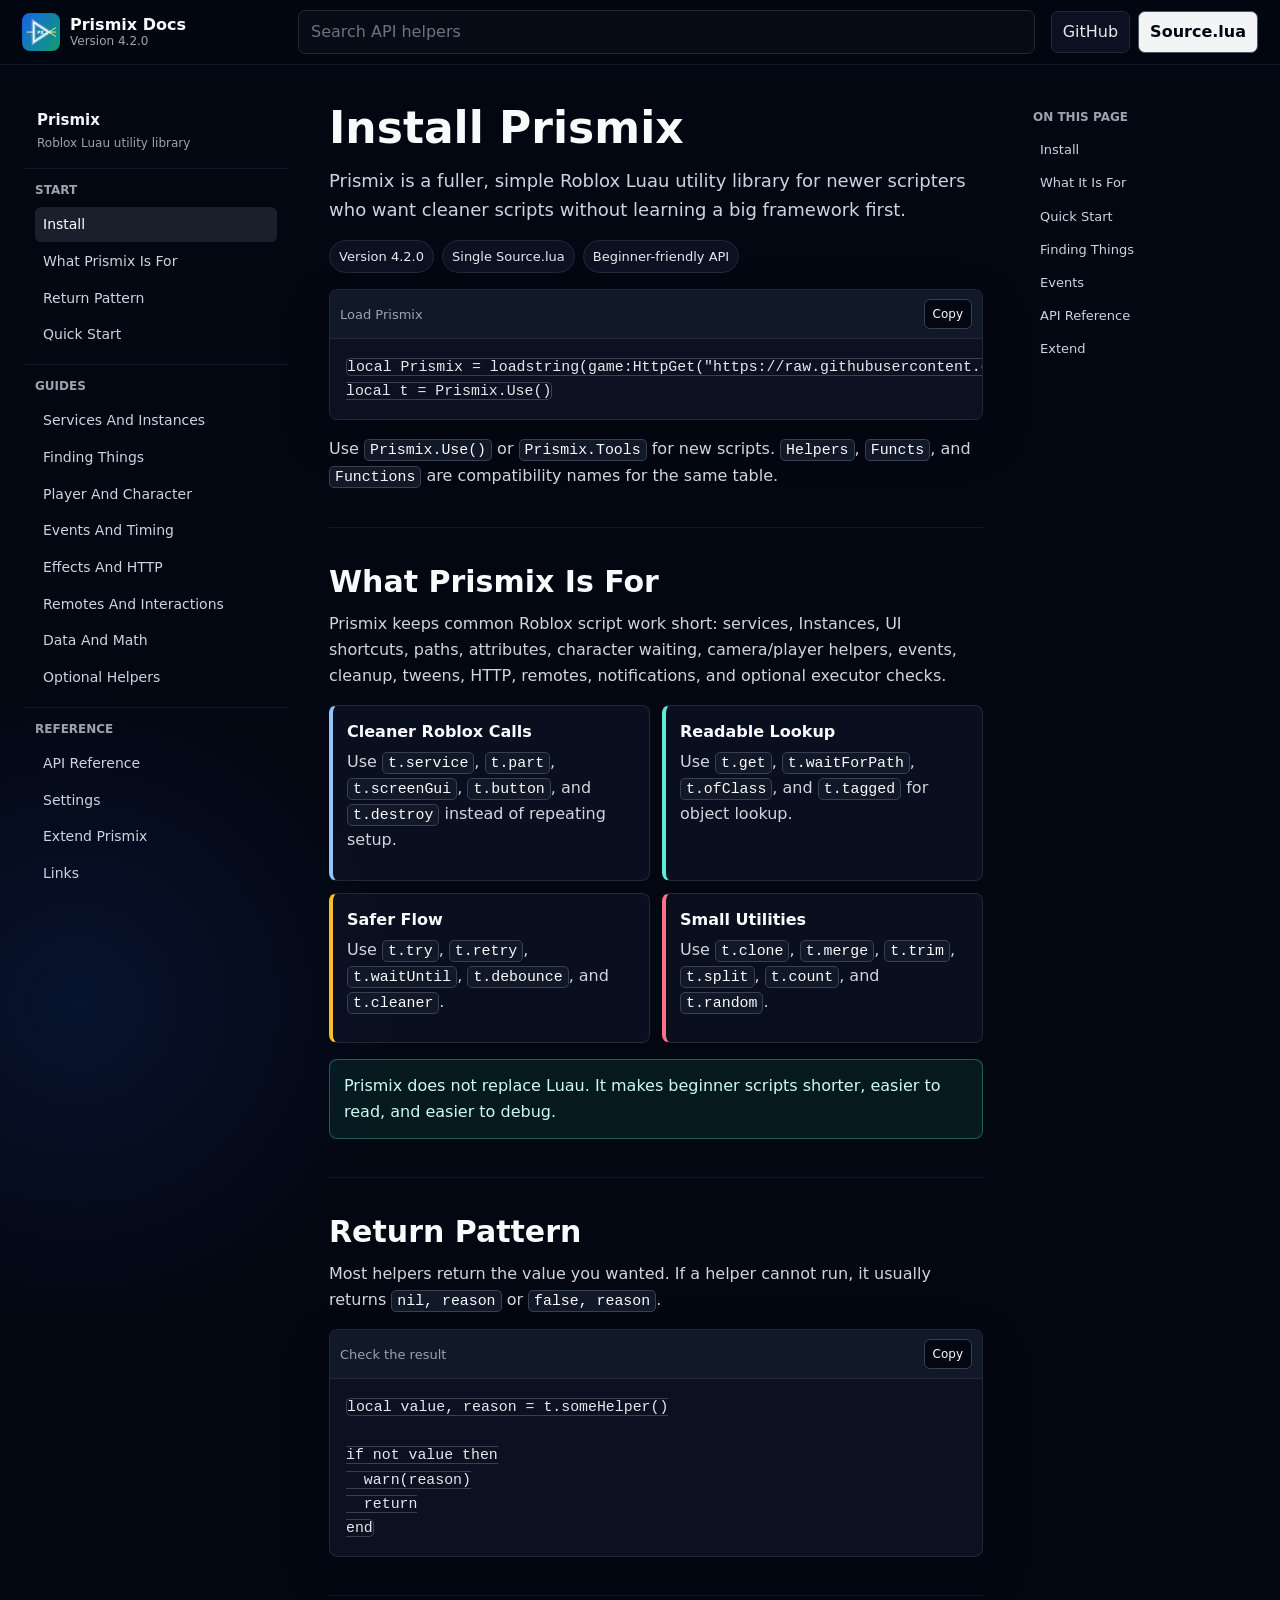
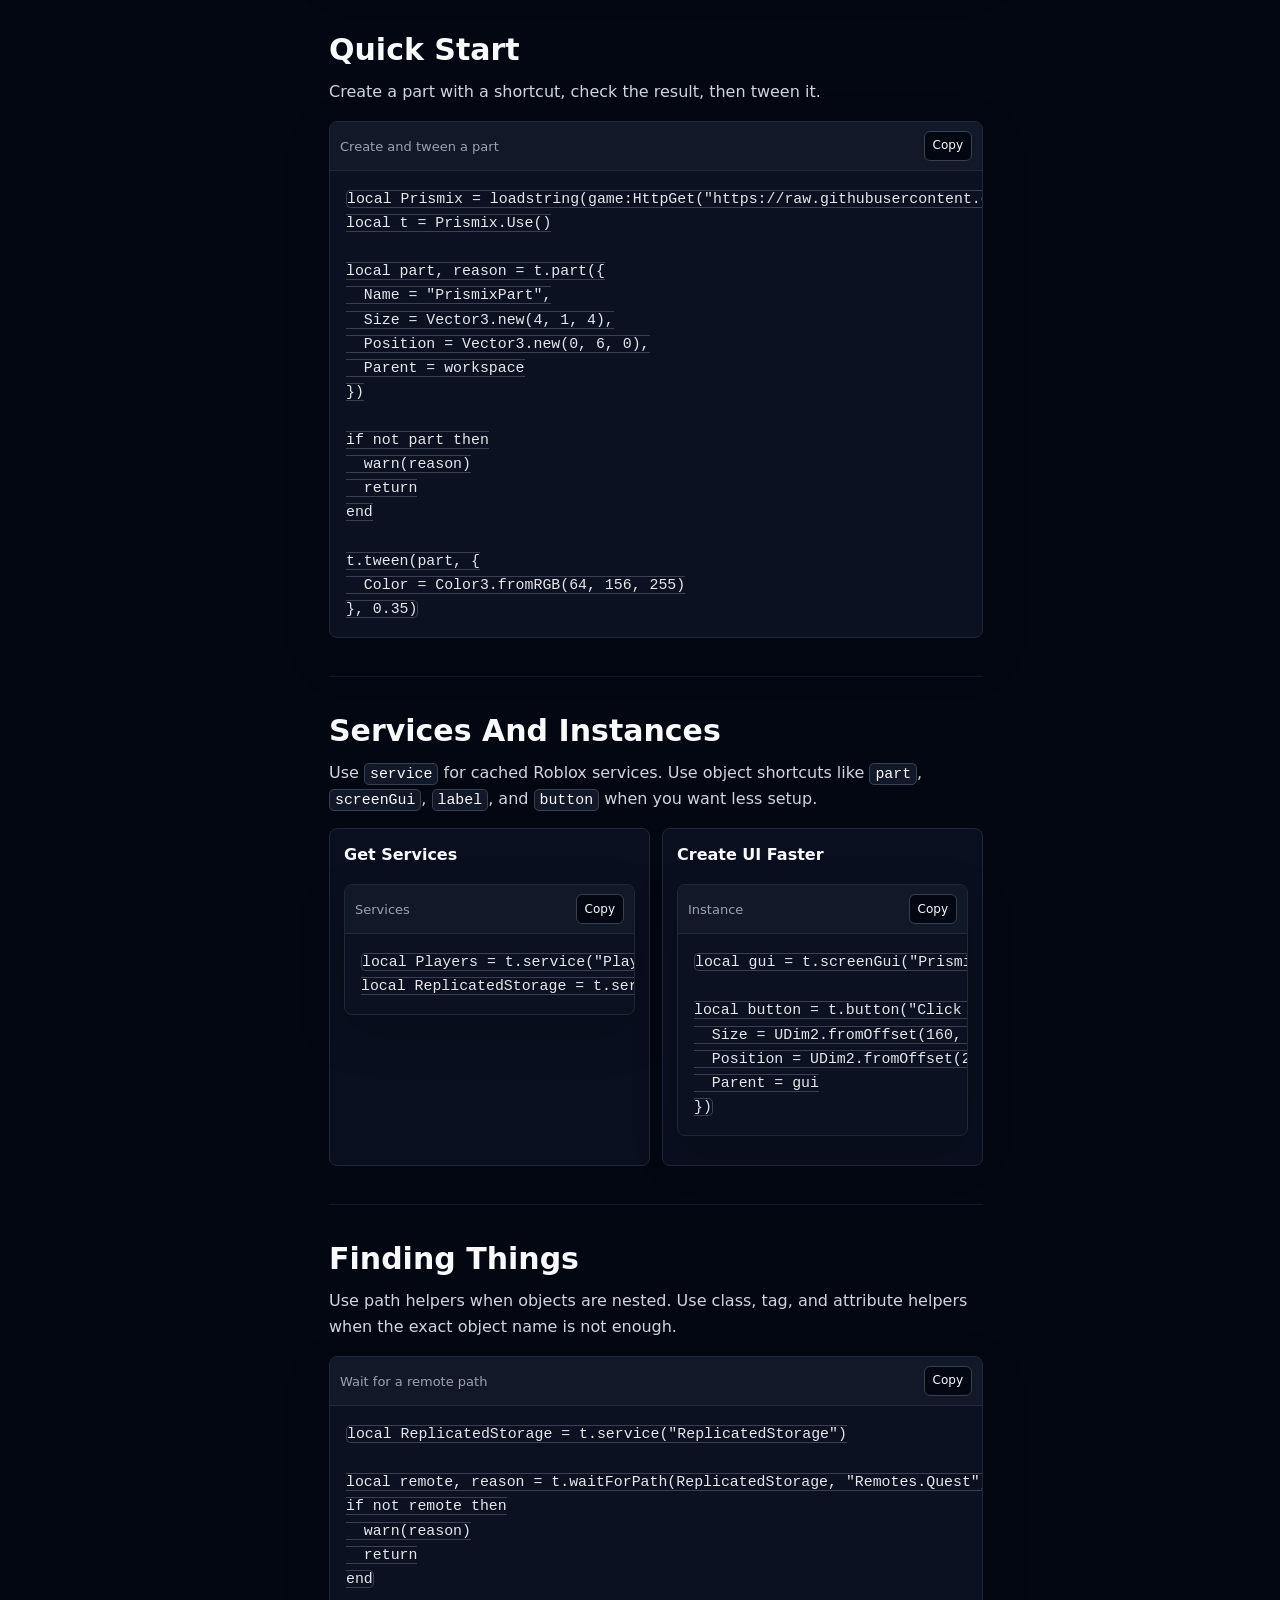
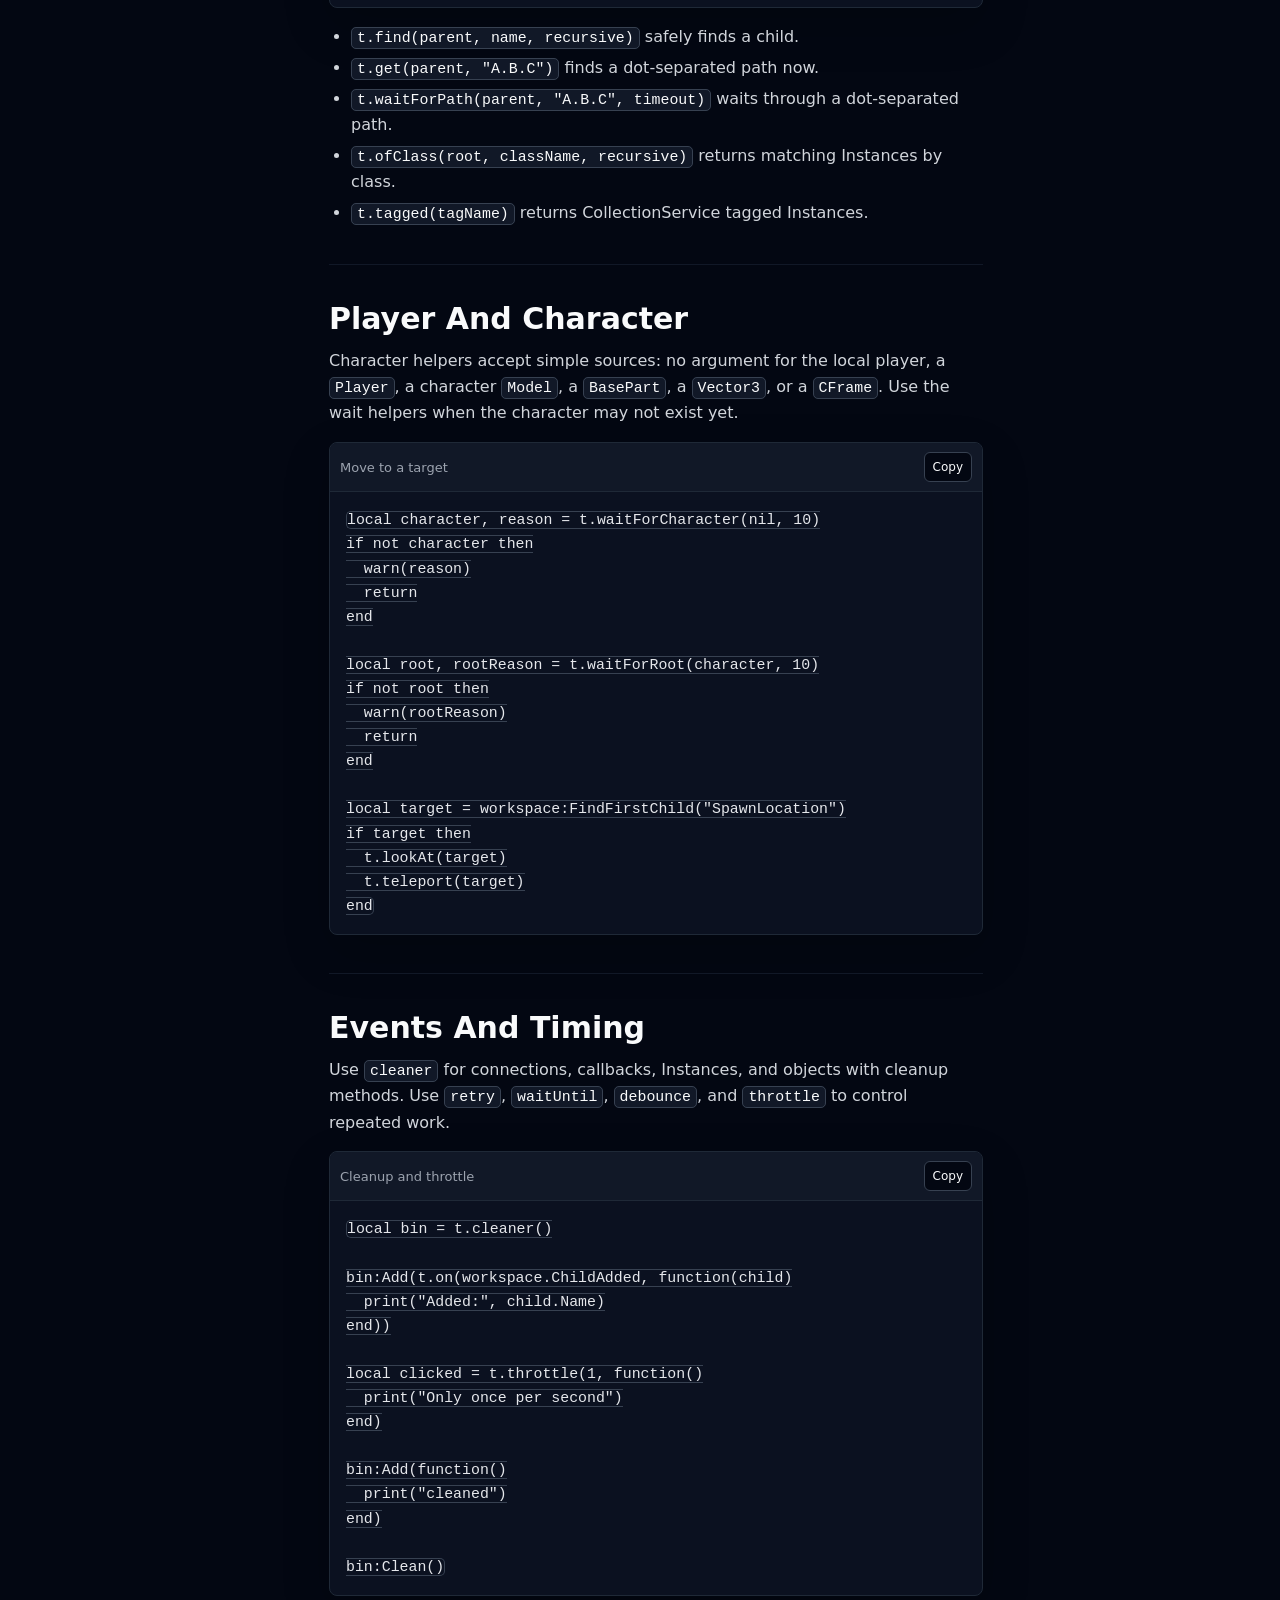
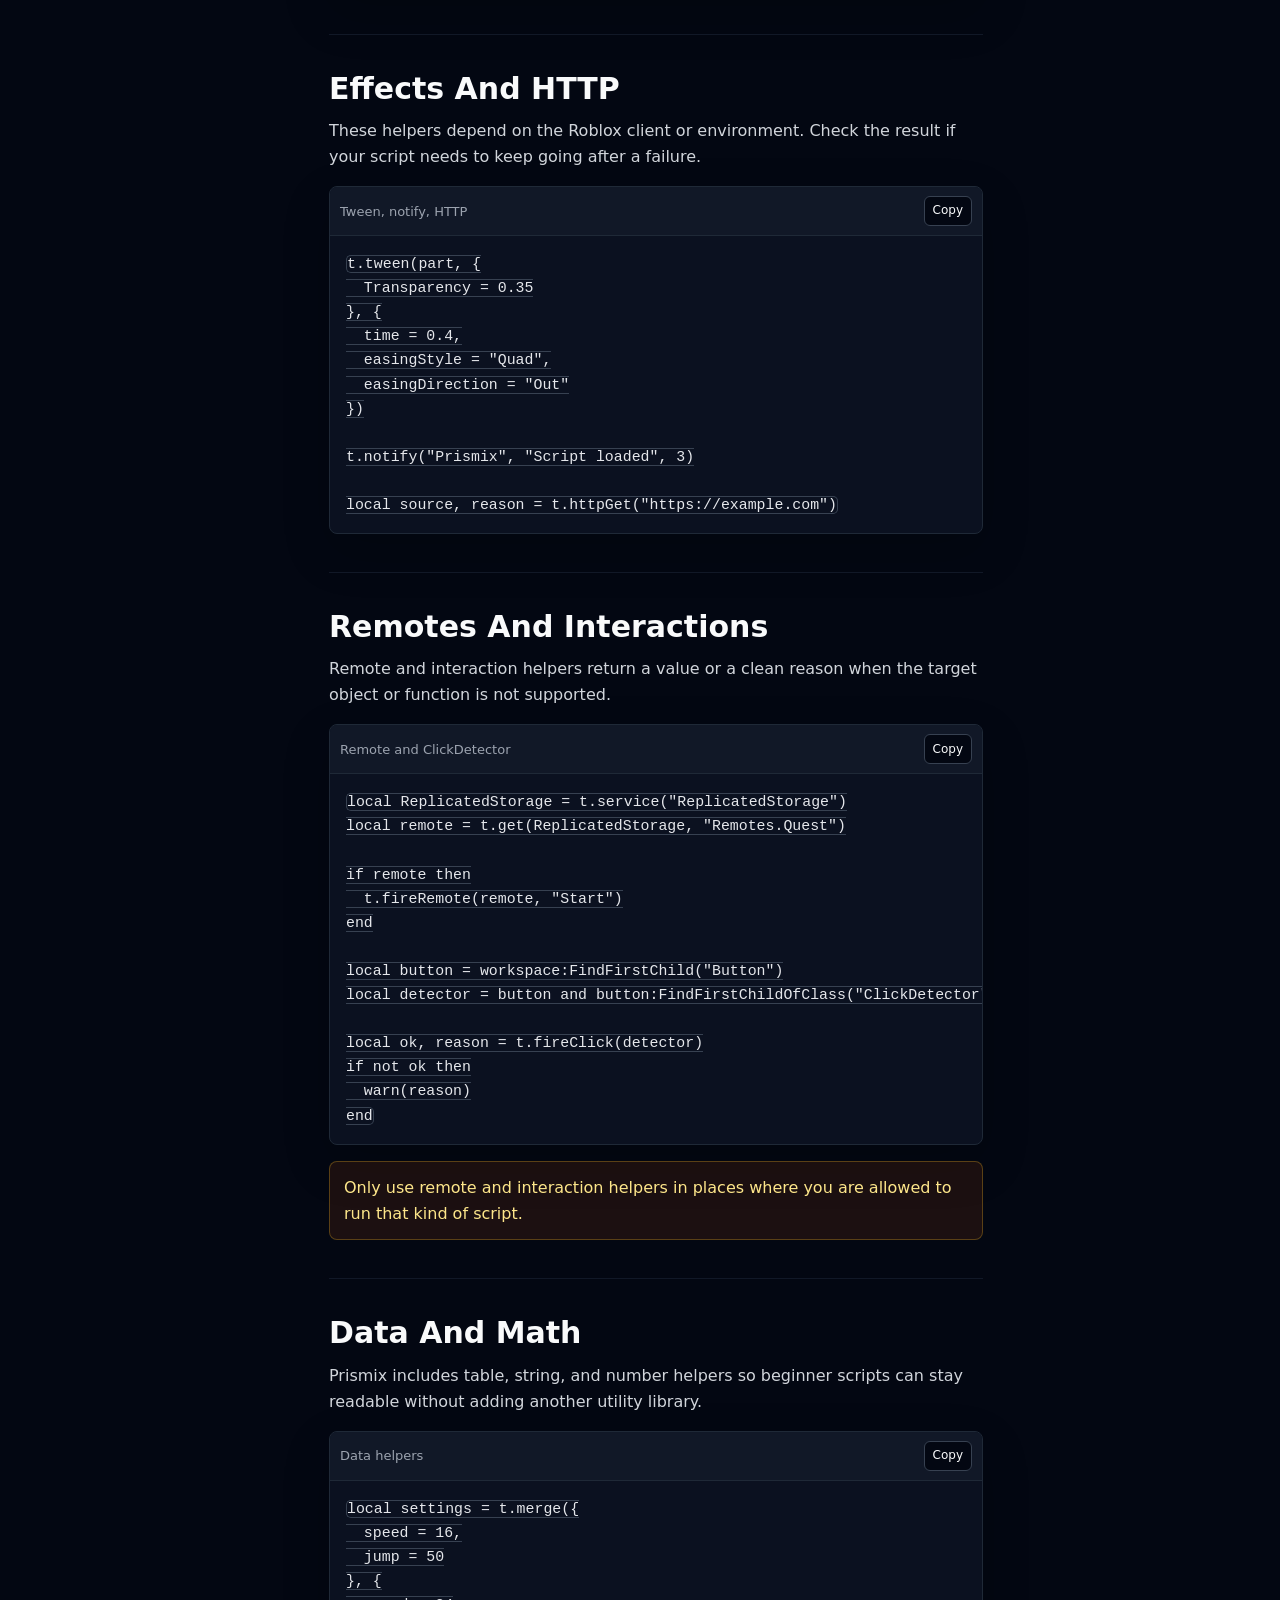
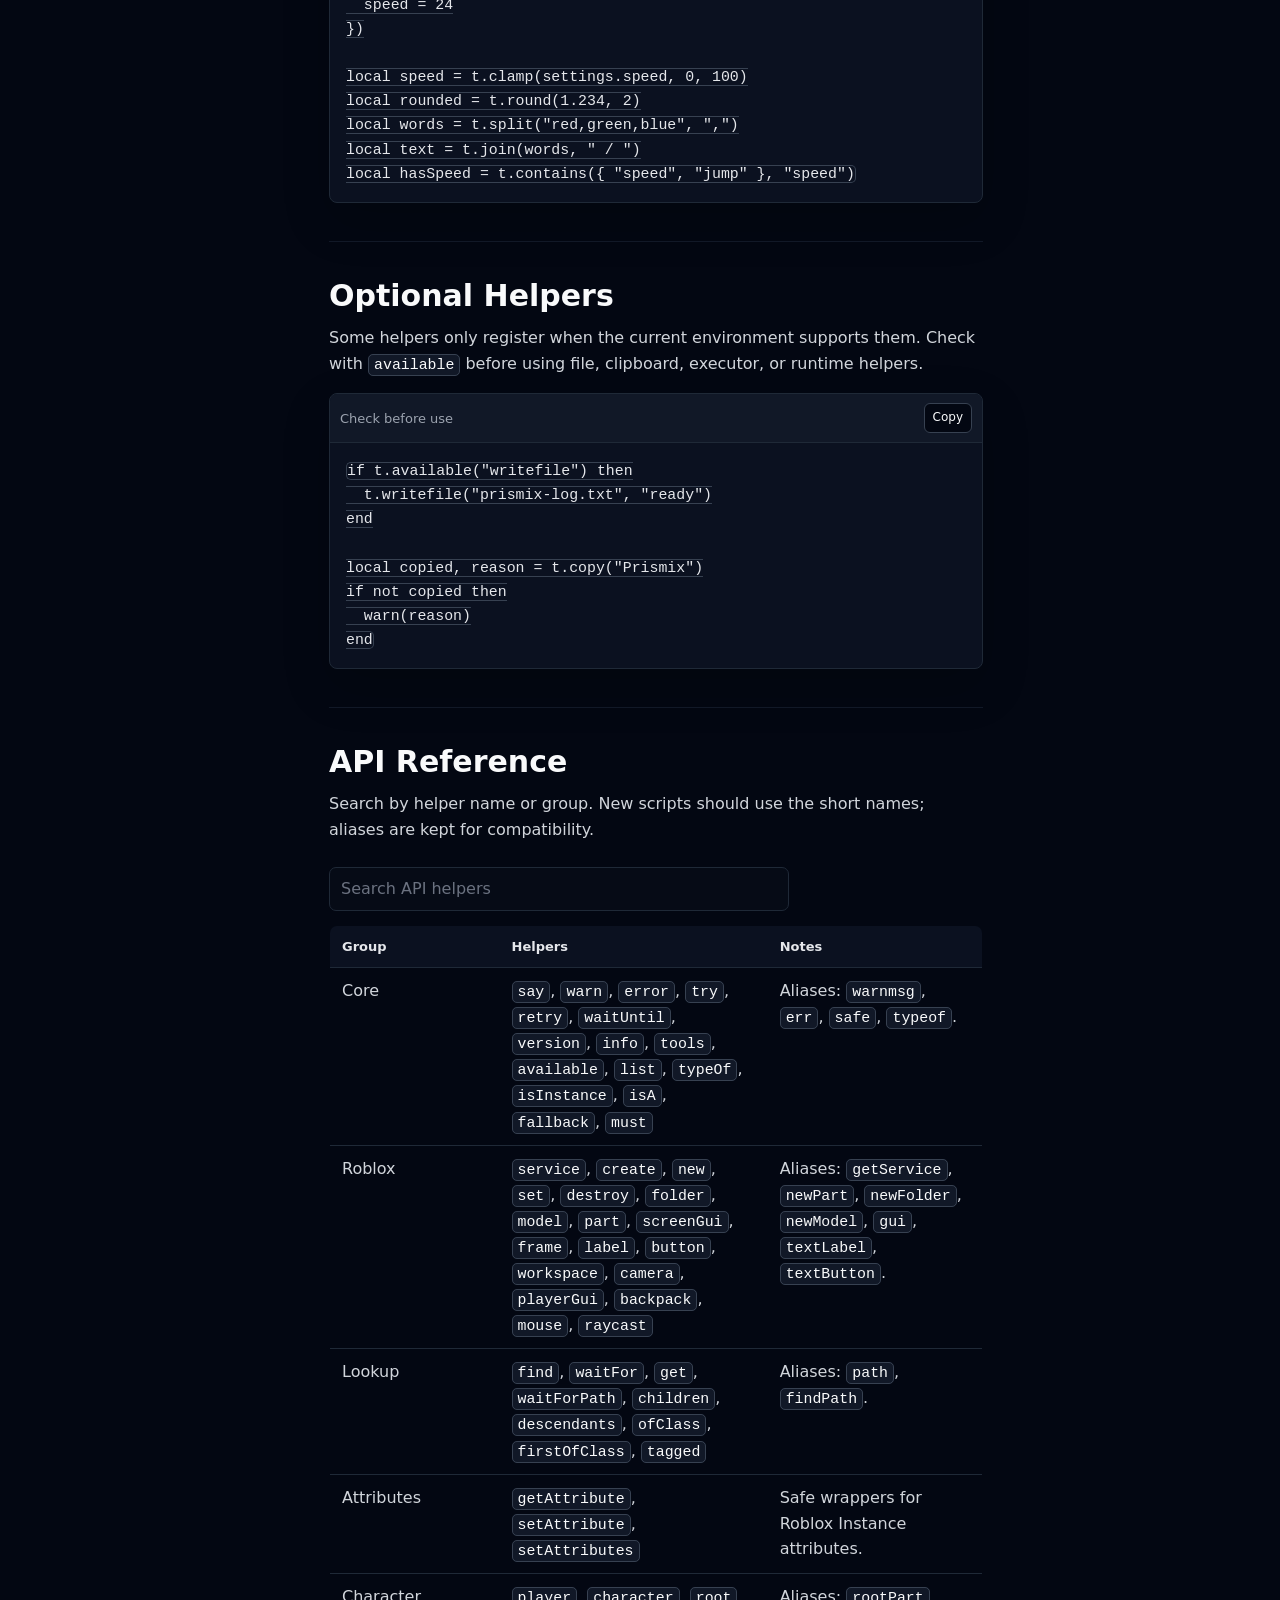
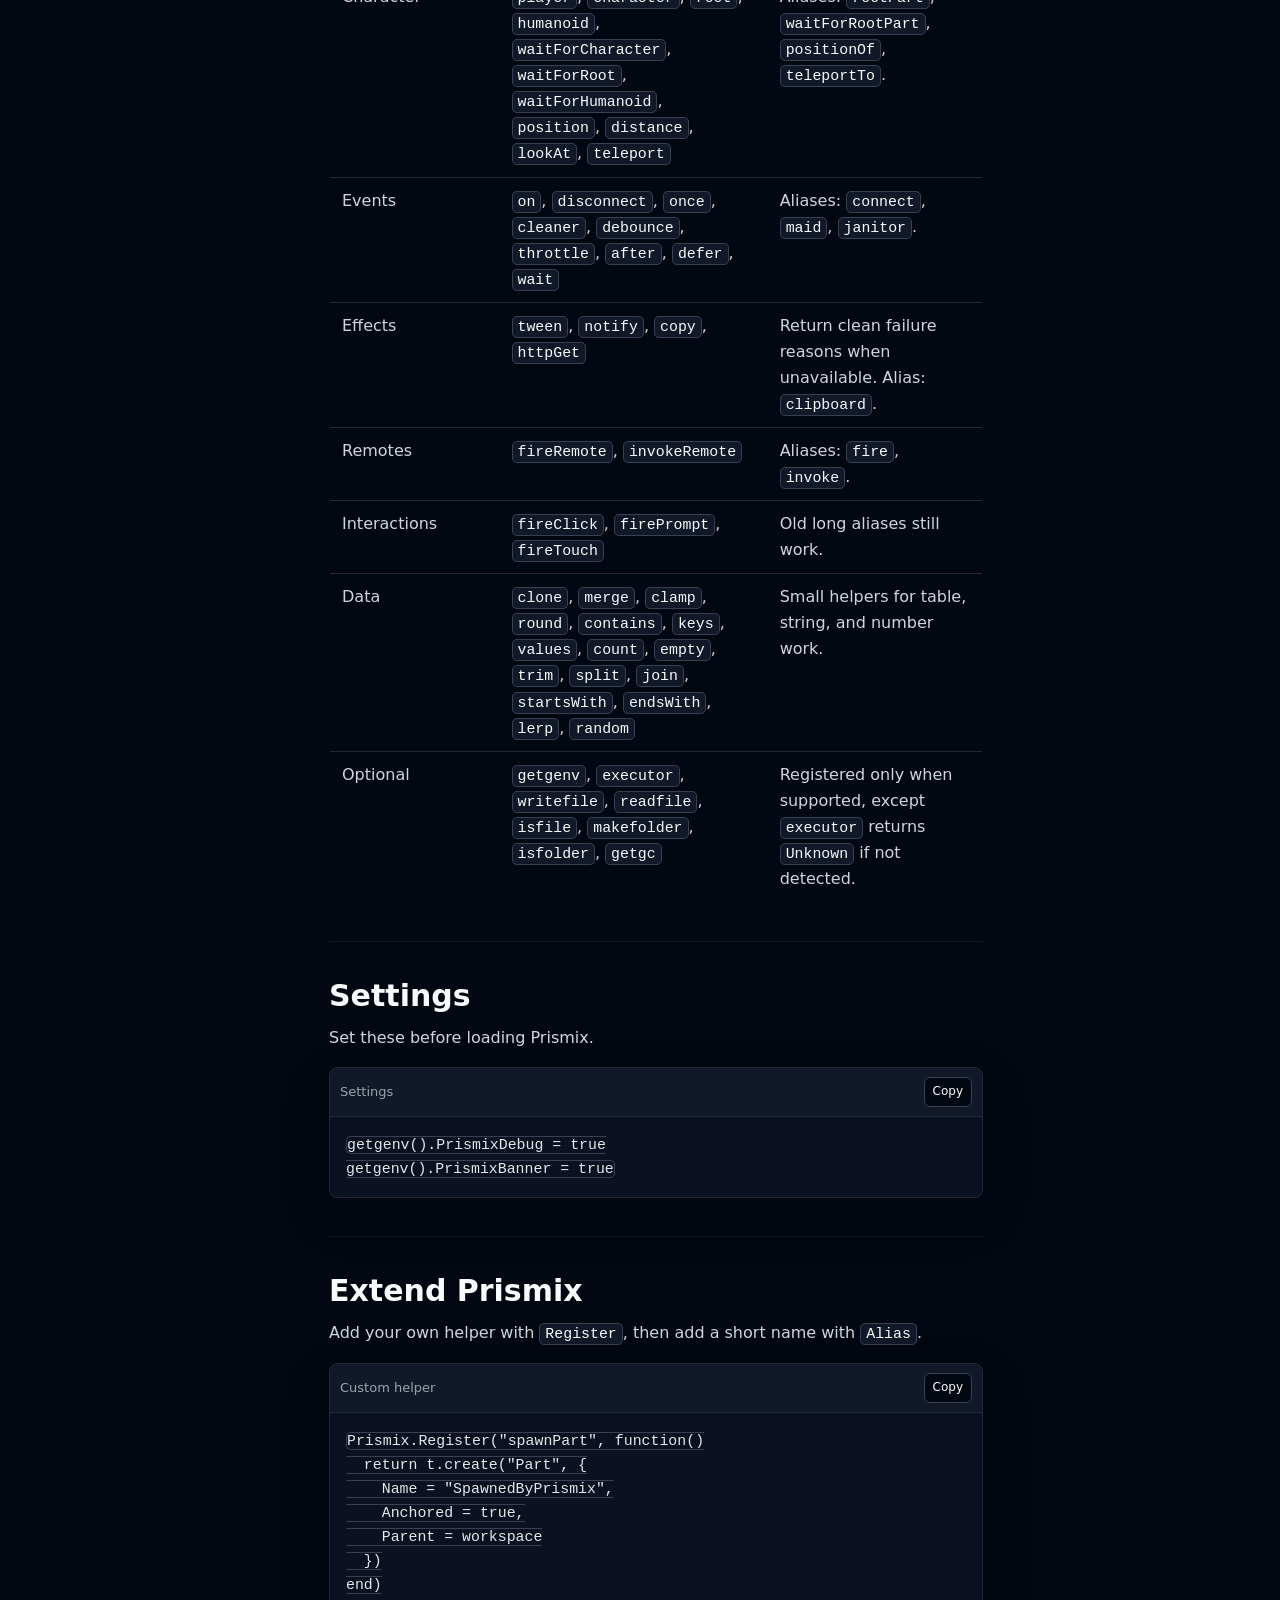
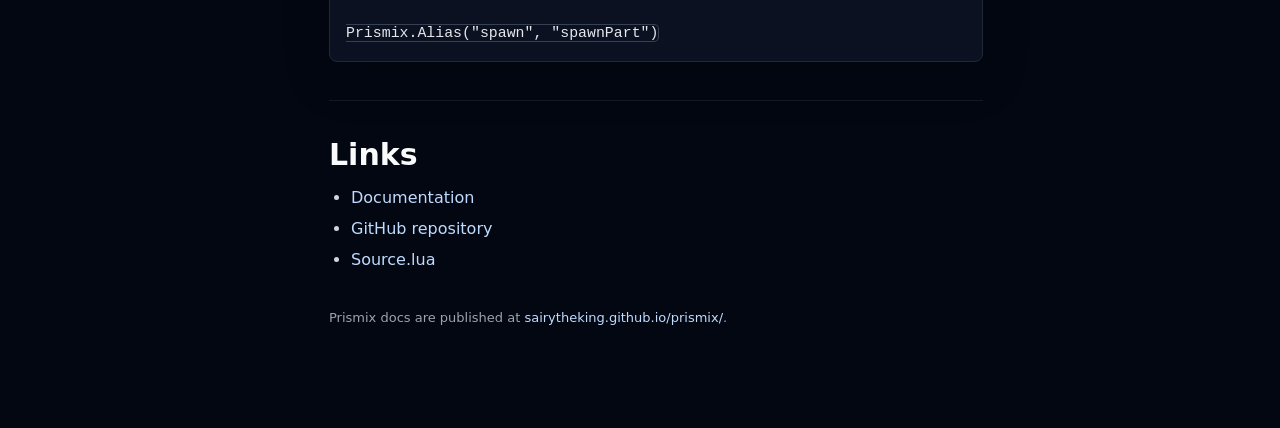
<file: prismix/index.html>
<!doctype html>
<html lang="en">
<head>
  <meta charset="utf-8">
  <meta name="viewport" content="width=device-width, initial-scale=1">
  <title>Prismix Docs</title>
  <meta name="description" content="Book-style documentation for Prismix, a simple Roblox Luau utility library.">
  <style>
    :root {
      color-scheme: light;
      --page: #f6f8fb;
      --paper: #ffffff;
      --ink: #101623;
      --text: #263244;
      --muted: #66758a;
      --line: #dce4ef;
      --line-strong: #c7d2e2;
      --blue: #2563eb;
      --blue-soft: #e8f0ff;
      --teal: #0f9f78;
      --teal-soft: #e7f8f3;
      --amber: #a86512;
      --amber-soft: #fff6df;
      --rose: #c2415b;
      --rose-soft: #fff0f3;
      --code: #101827;
      --code-head: #151f32;
      --code-line: #26334a;
      --code-text: #edf4ff;
      --radius: 8px;
      --header: 64px;
      --shadow: 0 12px 32px rgba(16, 22, 35, 0.08);
    }

    * {
      box-sizing: border-box;
    }

    html {
      scroll-behavior: smooth;
    }

    body {
      margin: 0;
      background: var(--page);
      color: var(--text);
      font-family: Inter, ui-sans-serif, system-ui, -apple-system, BlinkMacSystemFont, "Segoe UI", sans-serif;
      line-height: 1.62;
    }

    a {
      color: var(--blue);
      text-decoration: none;
    }

    a:hover {
      text-decoration: underline;
    }

    button,
    input {
      font: inherit;
    }

    code {
      border-radius: 5px;
      background: #e8eef7;
      color: #101827;
      font-family: "Cascadia Code", Consolas, Monaco, monospace;
      font-size: 0.93em;
      padding: 2px 5px;
    }

    pre {
      margin: 0;
      overflow-x: auto;
      padding: 16px;
    }

    pre code {
      background: transparent;
      color: inherit;
      padding: 0;
    }

    .topbar {
      position: sticky;
      top: 0;
      z-index: 50;
      border-bottom: 1px solid var(--line);
      background: rgba(255, 255, 255, 0.95);
      backdrop-filter: blur(14px);
    }

    .topbar-inner {
      display: grid;
      grid-template-columns: 260px minmax(220px, 1fr) auto;
      align-items: center;
      gap: 16px;
      width: min(1380px, 100%);
      min-height: var(--header);
      margin: 0 auto;
      padding: 10px 22px;
    }

    .brand {
      display: flex;
      align-items: center;
      gap: 10px;
      min-width: 0;
      color: var(--ink);
    }

    .brand:hover {
      text-decoration: none;
    }

    .brand img {
      width: 38px;
      height: 38px;
      border-radius: var(--radius);
      flex: 0 0 auto;
    }

    .brand strong,
    .brand span {
      display: block;
      line-height: 1.2;
      white-space: nowrap;
    }

    .brand strong {
      color: var(--ink);
      font-size: 16px;
    }

    .brand span {
      color: var(--muted);
      font-size: 12px;
    }

    .search {
      position: relative;
      min-width: 0;
    }

    .search input {
      width: 100%;
      border: 1px solid var(--line);
      border-radius: 7px;
      background: #ffffff;
      color: var(--ink);
      min-height: 38px;
      padding: 8px 12px;
    }

    .top-actions {
      display: flex;
      align-items: center;
      justify-content: flex-end;
      gap: 8px;
      white-space: nowrap;
    }

    .button {
      display: inline-flex;
      align-items: center;
      justify-content: center;
      border: 1px solid var(--line);
      border-radius: 7px;
      background: #ffffff;
      color: var(--ink);
      min-height: 36px;
      padding: 7px 11px;
    }

    .button.primary {
      border-color: var(--blue);
      background: var(--blue);
      color: #ffffff;
    }

    .button:hover {
      text-decoration: none;
      filter: brightness(0.98);
    }

    .menu-button {
      display: none;
      border: 1px solid var(--line);
      border-radius: 7px;
      background: #ffffff;
      color: var(--ink);
      cursor: pointer;
      min-height: 36px;
      padding: 7px 10px;
    }

    .layout {
      display: grid;
      grid-template-columns: 260px minmax(0, 820px) 230px;
      gap: 30px;
      width: min(1380px, 100%);
      margin: 0 auto;
      padding: 24px 22px 72px;
    }

    .sidebar,
    .toc {
      align-self: start;
      position: sticky;
      top: calc(var(--header) + 22px);
    }

    .sidebar {
      max-height: calc(100vh - var(--header) - 38px);
      overflow-y: auto;
      padding-right: 4px;
    }

    .side-panel,
    .toc-panel {
      border: 1px solid var(--line);
      border-radius: var(--radius);
      background: #ffffff;
      box-shadow: 0 8px 24px rgba(16, 22, 35, 0.04);
    }

    .side-head {
      border-bottom: 1px solid var(--line);
      padding: 14px;
    }

    .side-head strong {
      display: block;
      color: var(--ink);
      font-size: 15px;
    }

    .side-head span {
      display: block;
      color: var(--muted);
      font-size: 12px;
      margin-top: 2px;
    }

    .nav-group {
      border-bottom: 1px solid var(--line);
      padding: 12px;
    }

    .nav-group:last-child {
      border-bottom: 0;
    }

    .nav-title,
    .toc-title {
      color: var(--muted);
      font-size: 12px;
      font-weight: 700;
      margin-bottom: 7px;
      text-transform: uppercase;
    }

    .doc-nav {
      display: grid;
      gap: 2px;
    }

    .doc-nav a,
    .toc-nav a {
      border-radius: 6px;
      color: #344256;
      display: block;
      font-size: 14px;
      padding: 6px 8px;
    }

    .doc-nav a:hover,
    .doc-nav a.active,
    .toc-nav a:hover {
      background: var(--blue-soft);
      color: var(--ink);
      text-decoration: none;
    }

    .toc-panel {
      padding: 14px;
    }

    .toc-nav {
      display: grid;
      gap: 2px;
    }

    .toc-nav a {
      color: var(--muted);
      font-size: 13px;
      padding: 5px 7px;
    }

    .content {
      min-width: 0;
    }

    .doc {
      border: 1px solid var(--line);
      border-radius: var(--radius);
      background: #ffffff;
      box-shadow: var(--shadow);
      padding: 34px;
    }

    .doc-section {
      border-top: 1px solid var(--line);
      margin-top: 34px;
      padding-top: 32px;
      scroll-margin-top: calc(var(--header) + 20px);
    }

    .doc-section:first-child {
      border-top: 0;
      margin-top: 0;
      padding-top: 0;
    }

    h1,
    h2,
    h3 {
      color: var(--ink);
      line-height: 1.18;
      margin: 0;
    }

    h1 {
      font-size: 42px;
      margin-bottom: 12px;
    }

    h2 {
      font-size: 29px;
      margin-bottom: 12px;
    }

    h3 {
      font-size: 19px;
      margin: 24px 0 10px;
    }

    p {
      margin: 0 0 14px;
    }

    ul {
      margin: 10px 0 0;
      padding-left: 22px;
    }

    li {
      margin: 5px 0;
    }

    .lead {
      color: #405066;
      font-size: 17px;
      max-width: 760px;
    }

    .meta-row {
      display: flex;
      flex-wrap: wrap;
      gap: 8px;
      margin: 16px 0 0;
    }

    .pill {
      border: 1px solid var(--line);
      border-radius: 999px;
      background: #f8fbff;
      color: #314057;
      font-size: 13px;
      padding: 5px 9px;
    }

    .notice {
      border: 1px solid #b8eadc;
      border-radius: var(--radius);
      background: var(--teal-soft);
      color: #124c3a;
      margin: 16px 0;
      padding: 13px 14px;
    }

    .notice.warn {
      border-color: #f0d391;
      background: var(--amber-soft);
      color: #61430d;
    }

    .quick-grid,
    .recipe-grid {
      display: grid;
      gap: 12px;
      grid-template-columns: repeat(2, minmax(0, 1fr));
      margin-top: 16px;
    }

    .quick-item,
    .recipe {
      border: 1px solid var(--line);
      border-radius: var(--radius);
      background: #fbfcff;
      padding: 13px 14px;
    }

    .quick-item strong,
    .recipe strong {
      display: block;
      color: var(--ink);
      margin-bottom: 4px;
    }

    .quick-item:nth-child(4n + 1) {
      border-left: 4px solid var(--blue);
    }

    .quick-item:nth-child(4n + 2) {
      border-left: 4px solid var(--teal);
    }

    .quick-item:nth-child(4n + 3) {
      border-left: 4px solid var(--amber);
    }

    .quick-item:nth-child(4n + 4) {
      border-left: 4px solid var(--rose);
    }

    .code-panel {
      overflow: hidden;
      border: 1px solid #202b41;
      border-radius: var(--radius);
      background: var(--code);
      color: var(--code-text);
      margin: 16px 0;
    }

    .code-head {
      display: flex;
      align-items: center;
      justify-content: space-between;
      gap: 10px;
      border-bottom: 1px solid var(--code-line);
      background: var(--code-head);
      color: #c7d4ea;
      padding: 9px 10px;
    }

    .code-head span {
      font-size: 13px;
    }

    .copy-button {
      border: 1px solid #35435c;
      border-radius: 6px;
      background: #1c2940;
      color: #ffffff;
      cursor: pointer;
      min-height: 30px;
      padding: 4px 8px;
      font-size: 12px;
    }

    .api-search {
      width: min(460px, 100%);
      border: 1px solid var(--line);
      border-radius: 7px;
      background: #ffffff;
      color: var(--ink);
      margin: 10px 0 14px;
      min-height: 38px;
      padding: 8px 11px;
    }

    .api-table {
      width: 100%;
      border-collapse: collapse;
      overflow: hidden;
      border: 1px solid var(--line);
      border-radius: var(--radius);
      background: #ffffff;
    }

    .api-table th,
    .api-table td {
      border-bottom: 1px solid var(--line);
      padding: 10px 12px;
      text-align: left;
      vertical-align: top;
    }

    .api-table th {
      background: #eef3fa;
      color: #334155;
      font-size: 13px;
    }

    .api-table tr:last-child td {
      border-bottom: 0;
    }

    .api-table td:first-child {
      width: 170px;
    }

    .doc-footer {
      color: var(--muted);
      font-size: 13px;
      margin-top: 34px;
    }

    @media (prefers-reduced-motion: reduce) {
      html {
        scroll-behavior: auto;
      }
    }

    @media (max-width: 1120px) {
      .topbar-inner {
        grid-template-columns: auto minmax(180px, 1fr) auto;
      }

      .layout {
        grid-template-columns: 240px minmax(0, 1fr);
      }

      .toc {
        display: none;
      }
    }

    @media (max-width: 820px) {
      .topbar-inner {
        grid-template-columns: auto 1fr auto;
        gap: 10px;
        padding: 10px 14px;
      }

      .menu-button {
        display: inline-flex;
      }

      .search {
        display: none;
      }

      .top-actions .button:not(.primary) {
        display: none;
      }

      .layout {
        display: block;
        padding: 14px 12px 46px;
      }

      .sidebar {
        display: none;
        position: fixed;
        top: var(--header);
        left: 12px;
        right: 12px;
        z-index: 40;
        max-height: calc(100vh - var(--header) - 24px);
        padding: 0;
      }

      .sidebar.open {
        display: block;
      }

      .doc {
        padding: 22px 16px;
      }

      h1 {
        font-size: 34px;
      }

      h2 {
        font-size: 25px;
      }

      .quick-grid,
      .recipe-grid {
        grid-template-columns: 1fr;
      }

      .api-table {
        display: block;
        overflow-x: auto;
        white-space: nowrap;
      }
    }

    /* Dark documentation theme inspired by Astro Starlight-style docs. */
    :root {
      color-scheme: dark;
      --page: #030712;
      --paper: #030712;
      --ink: #f3f4f6;
      --text: #d1d5db;
      --muted: #9ca3af;
      --line: #1f2937;
      --line-strong: #374151;
      --blue: #93c5fd;
      --blue-soft: rgba(147, 197, 253, 0.12);
      --teal: #5eead4;
      --teal-soft: rgba(45, 212, 191, 0.1);
      --amber: #fbbf24;
      --amber-soft: rgba(251, 191, 36, 0.11);
      --rose: #fb7185;
      --rose-soft: rgba(251, 113, 133, 0.1);
      --code: #0b1120;
      --code-head: #111827;
      --code-line: #26334a;
      --code-text: #e5e7eb;
      --shadow: none;
    }

    body {
      background:
        radial-gradient(circle at 48% -10%, rgba(75, 85, 99, 0.34), transparent 34rem),
        radial-gradient(circle at 6% 10%, rgba(37, 99, 235, 0.13), transparent 20rem),
        var(--page);
      color: var(--text);
    }

    a {
      color: #bfdbfe;
    }

    code {
      border: 1px solid #374151;
      background: #111827;
      color: #f9fafb;
    }

    .topbar {
      border-bottom-color: #111827;
      background: rgba(3, 7, 18, 0.82);
    }

    .brand strong,
    .brand,
    h1,
    h2,
    h3 {
      color: #f9fafb;
    }

    .brand span,
    .side-head span,
    .toc-nav a,
    .doc-footer,
    .nav-title,
    .toc-title {
      color: #9ca3af;
    }

    .search input,
    .api-search {
      border-color: #1f2937;
      background: #060b16;
      color: #f9fafb;
    }

    .search input::placeholder,
    .api-search::placeholder {
      color: #6b7280;
    }

    .button,
    .menu-button {
      border-color: #1f2937;
      background: #0b1120;
      color: #e5e7eb;
    }

    .button.primary {
      border-color: #4b5563;
      background: #f3f4f6;
      color: #030712;
      font-weight: 700;
    }

    .layout {
      grid-template-columns: 272px minmax(0, 820px) 240px;
      gap: 34px;
      padding-top: 28px;
    }

    .side-panel,
    .toc-panel,
    .doc {
      border-color: transparent;
      background: transparent;
      box-shadow: none;
    }

    .side-panel,
    .toc-panel {
      border-radius: 0;
    }

    .side-head,
    .nav-group {
      border-bottom-color: #111827;
    }

    .side-head strong {
      color: #f3f4f6;
    }

    .doc-nav a,
    .toc-nav a {
      color: #cbd5e1;
    }

    .doc-nav a:hover,
    .doc-nav a.active,
    .toc-nav a:hover {
      background: rgba(75, 85, 99, 0.32);
      color: #ffffff;
    }

    .doc {
      padding: 8px 0 40px;
    }

    .doc-section {
      border-top-color: #111827;
      margin-top: 38px;
      padding-top: 36px;
    }

    h1 {
      font-size: 44px;
      letter-spacing: 0;
    }

    h2 {
      font-size: 30px;
      letter-spacing: 0;
    }

    .lead {
      color: #cbd5e1;
      font-size: 18px;
    }

    p,
    li {
      color: #d1d5db;
    }

    .pill {
      border-color: #1f2937;
      background: #0b1120;
      color: #e5e7eb;
    }

    .quick-item,
    .recipe {
      border-color: #1f2937;
      background: rgba(15, 23, 42, 0.56);
    }

    .quick-item strong,
    .recipe strong {
      color: #f9fafb;
    }

    .notice {
      border-color: rgba(94, 234, 212, 0.32);
      background: rgba(20, 83, 75, 0.24);
      color: #ccfbf1;
    }

    .notice.warn {
      border-color: rgba(251, 191, 36, 0.28);
      background: rgba(120, 53, 15, 0.22);
      color: #fde68a;
    }

    .code-panel {
      border-color: #1f2937;
      background: #0b1120;
      box-shadow: 0 18px 48px rgba(0, 0, 0, 0.18);
    }

    .code-head {
      border-bottom-color: #1f2937;
      background: #111827;
      color: #9ca3af;
    }

    .copy-button {
      border-color: #374151;
      background: #030712;
      color: #f9fafb;
    }

    .api-table {
      border-color: #1f2937;
      background: transparent;
    }

    .api-table th,
    .api-table td {
      border-bottom-color: #1f2937;
    }

    .api-table th {
      background: #0b1120;
      color: #e5e7eb;
    }

    .api-table td {
      color: #d1d5db;
    }

    .api-table tr:hover td {
      background: rgba(31, 41, 55, 0.32);
    }

    @media (max-width: 820px) {
      .sidebar.open {
        border: 1px solid #1f2937;
        border-radius: var(--radius);
        background: #030712;
        box-shadow: 0 22px 60px rgba(0, 0, 0, 0.42);
      }

      .doc {
        padding: 12px 2px 34px;
      }
    }
  </style>
</head>
<body>
  <header class="topbar">
    <div class="topbar-inner">
      <a class="brand" href="#install" aria-label="Prismix docs home">
        <img src="prismix-mark.png" alt="Prismix mark">
        <span>
          <strong>Prismix Docs</strong>
          <span>Version 4.2.0</span>
        </span>
      </a>

      <div class="search">
        <input id="globalSearch" type="search" placeholder="Search API helpers">
      </div>

      <div class="top-actions">
        <button class="menu-button" id="menuButton" type="button">Menu</button>
        <a class="button" href="https://github.com/SairyTheKing/prismix">GitHub</a>
        <a class="button primary" href="https://raw.githubusercontent.com/SairyTheKing/prismix/main/Source.lua">Source.lua</a>
      </div>
    </div>
  </header>

  <div class="layout">
    <aside class="sidebar" id="sidebar">
      <div class="side-panel">
        <div class="side-head">
          <strong>Prismix</strong>
          <span>Roblox Luau utility library</span>
        </div>

        <div class="nav-group">
          <div class="nav-title">Start</div>
          <nav class="doc-nav">
            <a href="#install">Install</a>
            <a href="#what">What Prismix Is For</a>
            <a href="#pattern">Return Pattern</a>
            <a href="#quick-start">Quick Start</a>
          </nav>
        </div>

        <div class="nav-group">
          <div class="nav-title">Guides</div>
          <nav class="doc-nav">
            <a href="#services">Services And Instances</a>
            <a href="#lookup">Finding Things</a>
            <a href="#character">Player And Character</a>
            <a href="#events">Events And Timing</a>
            <a href="#effects">Effects And HTTP</a>
            <a href="#remotes">Remotes And Interactions</a>
            <a href="#data">Data And Math</a>
            <a href="#optional">Optional Helpers</a>
          </nav>
        </div>

        <div class="nav-group">
          <div class="nav-title">Reference</div>
          <nav class="doc-nav">
            <a href="#api">API Reference</a>
            <a href="#settings">Settings</a>
            <a href="#extend">Extend Prismix</a>
            <a href="#links">Links</a>
          </nav>
        </div>
      </div>
    </aside>

    <main class="content">
      <article class="doc">
        <section class="doc-section" id="install">
          <h1>Install Prismix</h1>
          <p class="lead">Prismix is a fuller, simple Roblox Luau utility library for newer scripters who want cleaner scripts without learning a big framework first.</p>
          <div class="meta-row">
            <span class="pill">Version 4.2.0</span>
            <span class="pill">Single Source.lua</span>
            <span class="pill">Beginner-friendly API</span>
          </div>

          <div class="code-panel">
            <div class="code-head">
              <span>Load Prismix</span>
              <button class="copy-button" type="button">Copy</button>
            </div>
            <pre><code>local Prismix = loadstring(game:HttpGet("https://raw.githubusercontent.com/SairyTheKing/prismix/main/Source.lua"))()
local t = Prismix.Use()</code></pre>
          </div>

          <p>Use <code>Prismix.Use()</code> or <code>Prismix.Tools</code> for new scripts. <code>Helpers</code>, <code>Functs</code>, and <code>Functions</code> are compatibility names for the same table.</p>
        </section>

        <section class="doc-section" id="what">
          <h2>What Prismix Is For</h2>
          <p>Prismix keeps common Roblox script work short: services, Instances, UI shortcuts, paths, attributes, character waiting, camera/player helpers, events, cleanup, tweens, HTTP, remotes, notifications, and optional executor checks.</p>

          <div class="quick-grid">
            <div class="quick-item">
              <strong>Cleaner Roblox Calls</strong>
              <p>Use <code>t.service</code>, <code>t.part</code>, <code>t.screenGui</code>, <code>t.button</code>, and <code>t.destroy</code> instead of repeating setup.</p>
            </div>
            <div class="quick-item">
              <strong>Readable Lookup</strong>
              <p>Use <code>t.get</code>, <code>t.waitForPath</code>, <code>t.ofClass</code>, and <code>t.tagged</code> for object lookup.</p>
            </div>
            <div class="quick-item">
              <strong>Safer Flow</strong>
              <p>Use <code>t.try</code>, <code>t.retry</code>, <code>t.waitUntil</code>, <code>t.debounce</code>, and <code>t.cleaner</code>.</p>
            </div>
            <div class="quick-item">
              <strong>Small Utilities</strong>
              <p>Use <code>t.clone</code>, <code>t.merge</code>, <code>t.trim</code>, <code>t.split</code>, <code>t.count</code>, and <code>t.random</code>.</p>
            </div>
          </div>

          <div class="notice">Prismix does not replace Luau. It makes beginner scripts shorter, easier to read, and easier to debug.</div>
        </section>

        <section class="doc-section" id="pattern">
          <h2>Return Pattern</h2>
          <p>Most helpers return the value you wanted. If a helper cannot run, it usually returns <code>nil, reason</code> or <code>false, reason</code>.</p>

          <div class="code-panel">
            <div class="code-head">
              <span>Check the result</span>
              <button class="copy-button" type="button">Copy</button>
            </div>
            <pre><code>local value, reason = t.someHelper()

if not value then
  warn(reason)
  return
end</code></pre>
          </div>
        </section>

        <section class="doc-section" id="quick-start">
          <h2>Quick Start</h2>
          <p>Create a part with a shortcut, check the result, then tween it.</p>

          <div class="code-panel">
            <div class="code-head">
              <span>Create and tween a part</span>
              <button class="copy-button" type="button">Copy</button>
            </div>
            <pre><code>local Prismix = loadstring(game:HttpGet("https://raw.githubusercontent.com/SairyTheKing/prismix/main/Source.lua"))()
local t = Prismix.Use()

local part, reason = t.part({
  Name = "PrismixPart",
  Size = Vector3.new(4, 1, 4),
  Position = Vector3.new(0, 6, 0),
  Parent = workspace
})

if not part then
  warn(reason)
  return
end

t.tween(part, {
  Color = Color3.fromRGB(64, 156, 255)
}, 0.35)</code></pre>
          </div>
        </section>

        <section class="doc-section" id="services">
          <h2>Services And Instances</h2>
          <p>Use <code>service</code> for cached Roblox services. Use object shortcuts like <code>part</code>, <code>screenGui</code>, <code>label</code>, and <code>button</code> when you want less setup.</p>

          <div class="recipe-grid">
            <div class="recipe">
              <strong>Get Services</strong>
              <div class="code-panel">
                <div class="code-head">
                  <span>Services</span>
                  <button class="copy-button" type="button">Copy</button>
                </div>
                <pre><code>local Players = t.service("Players")
local ReplicatedStorage = t.service("ReplicatedStorage")</code></pre>
              </div>
            </div>
            <div class="recipe">
              <strong>Create UI Faster</strong>
              <div class="code-panel">
                <div class="code-head">
                  <span>Instance</span>
                  <button class="copy-button" type="button">Copy</button>
                </div>
                <pre><code>local gui = t.screenGui("PrismixGui")

local button = t.button("Click me", {
  Size = UDim2.fromOffset(160, 44),
  Position = UDim2.fromOffset(20, 20),
  Parent = gui
})</code></pre>
              </div>
            </div>
          </div>
        </section>

        <section class="doc-section" id="lookup">
          <h2>Finding Things</h2>
          <p>Use path helpers when objects are nested. Use class, tag, and attribute helpers when the exact object name is not enough.</p>

          <div class="code-panel">
            <div class="code-head">
              <span>Wait for a remote path</span>
              <button class="copy-button" type="button">Copy</button>
            </div>
            <pre><code>local ReplicatedStorage = t.service("ReplicatedStorage")

local remote, reason = t.waitForPath(ReplicatedStorage, "Remotes.Quest", 10)
if not remote then
  warn(reason)
  return
end</code></pre>
          </div>

          <ul>
            <li><code>t.find(parent, name, recursive)</code> safely finds a child.</li>
            <li><code>t.get(parent, "A.B.C")</code> finds a dot-separated path now.</li>
            <li><code>t.waitForPath(parent, "A.B.C", timeout)</code> waits through a dot-separated path.</li>
            <li><code>t.ofClass(root, className, recursive)</code> returns matching Instances by class.</li>
            <li><code>t.tagged(tagName)</code> returns CollectionService tagged Instances.</li>
          </ul>
        </section>

        <section class="doc-section" id="character">
          <h2>Player And Character</h2>
          <p>Character helpers accept simple sources: no argument for the local player, a <code>Player</code>, a character <code>Model</code>, a <code>BasePart</code>, a <code>Vector3</code>, or a <code>CFrame</code>. Use the wait helpers when the character may not exist yet.</p>

          <div class="code-panel">
            <div class="code-head">
              <span>Move to a target</span>
              <button class="copy-button" type="button">Copy</button>
            </div>
            <pre><code>local character, reason = t.waitForCharacter(nil, 10)
if not character then
  warn(reason)
  return
end

local root, rootReason = t.waitForRoot(character, 10)
if not root then
  warn(rootReason)
  return
end

local target = workspace:FindFirstChild("SpawnLocation")
if target then
  t.lookAt(target)
  t.teleport(target)
end</code></pre>
          </div>
        </section>

        <section class="doc-section" id="events">
          <h2>Events And Timing</h2>
          <p>Use <code>cleaner</code> for connections, callbacks, Instances, and objects with cleanup methods. Use <code>retry</code>, <code>waitUntil</code>, <code>debounce</code>, and <code>throttle</code> to control repeated work.</p>

          <div class="code-panel">
            <div class="code-head">
              <span>Cleanup and throttle</span>
              <button class="copy-button" type="button">Copy</button>
            </div>
            <pre><code>local bin = t.cleaner()

bin:Add(t.on(workspace.ChildAdded, function(child)
  print("Added:", child.Name)
end))

local clicked = t.throttle(1, function()
  print("Only once per second")
end)

bin:Add(function()
  print("cleaned")
end)

bin:Clean()</code></pre>
          </div>
        </section>

        <section class="doc-section" id="effects">
          <h2>Effects And HTTP</h2>
          <p>These helpers depend on the Roblox client or environment. Check the result if your script needs to keep going after a failure.</p>

          <div class="code-panel">
            <div class="code-head">
              <span>Tween, notify, HTTP</span>
              <button class="copy-button" type="button">Copy</button>
            </div>
            <pre><code>t.tween(part, {
  Transparency = 0.35
}, {
  time = 0.4,
  easingStyle = "Quad",
  easingDirection = "Out"
})

t.notify("Prismix", "Script loaded", 3)

local source, reason = t.httpGet("https://example.com")</code></pre>
          </div>
        </section>

        <section class="doc-section" id="remotes">
          <h2>Remotes And Interactions</h2>
          <p>Remote and interaction helpers return a value or a clean reason when the target object or function is not supported.</p>

          <div class="code-panel">
            <div class="code-head">
              <span>Remote and ClickDetector</span>
              <button class="copy-button" type="button">Copy</button>
            </div>
            <pre><code>local ReplicatedStorage = t.service("ReplicatedStorage")
local remote = t.get(ReplicatedStorage, "Remotes.Quest")

if remote then
  t.fireRemote(remote, "Start")
end

local button = workspace:FindFirstChild("Button")
local detector = button and button:FindFirstChildOfClass("ClickDetector")

local ok, reason = t.fireClick(detector)
if not ok then
  warn(reason)
end</code></pre>
          </div>

          <div class="notice warn">Only use remote and interaction helpers in places where you are allowed to run that kind of script.</div>
        </section>

        <section class="doc-section" id="data">
          <h2>Data And Math</h2>
          <p>Prismix includes table, string, and number helpers so beginner scripts can stay readable without adding another utility library.</p>

          <div class="code-panel">
            <div class="code-head">
              <span>Data helpers</span>
              <button class="copy-button" type="button">Copy</button>
            </div>
            <pre><code>local settings = t.merge({
  speed = 16,
  jump = 50
}, {
  speed = 24
})

local speed = t.clamp(settings.speed, 0, 100)
local rounded = t.round(1.234, 2)
local words = t.split("red,green,blue", ",")
local text = t.join(words, " / ")
local hasSpeed = t.contains({ "speed", "jump" }, "speed")</code></pre>
          </div>
        </section>

        <section class="doc-section" id="optional">
          <h2>Optional Helpers</h2>
          <p>Some helpers only register when the current environment supports them. Check with <code>available</code> before using file, clipboard, executor, or runtime helpers.</p>

          <div class="code-panel">
            <div class="code-head">
              <span>Check before use</span>
              <button class="copy-button" type="button">Copy</button>
            </div>
            <pre><code>if t.available("writefile") then
  t.writefile("prismix-log.txt", "ready")
end

local copied, reason = t.copy("Prismix")
if not copied then
  warn(reason)
end</code></pre>
          </div>
        </section>

        <section class="doc-section" id="api">
          <h2>API Reference</h2>
          <p>Search by helper name or group. New scripts should use the short names; aliases are kept for compatibility.</p>
          <input class="api-search" id="apiSearch" type="search" placeholder="Search API helpers">

          <table class="api-table" id="apiTable">
            <thead>
              <tr>
                <th>Group</th>
                <th>Helpers</th>
                <th>Notes</th>
              </tr>
            </thead>
            <tbody>
              <tr><td>Core</td><td><code>say</code>, <code>warn</code>, <code>error</code>, <code>try</code>, <code>retry</code>, <code>waitUntil</code>, <code>version</code>, <code>info</code>, <code>tools</code>, <code>available</code>, <code>list</code>, <code>typeOf</code>, <code>isInstance</code>, <code>isA</code>, <code>fallback</code>, <code>must</code></td><td>Aliases: <code>warnmsg</code>, <code>err</code>, <code>safe</code>, <code>typeof</code>.</td></tr>
              <tr><td>Roblox</td><td><code>service</code>, <code>create</code>, <code>new</code>, <code>set</code>, <code>destroy</code>, <code>folder</code>, <code>model</code>, <code>part</code>, <code>screenGui</code>, <code>frame</code>, <code>label</code>, <code>button</code>, <code>workspace</code>, <code>camera</code>, <code>playerGui</code>, <code>backpack</code>, <code>mouse</code>, <code>raycast</code></td><td>Aliases: <code>getService</code>, <code>newPart</code>, <code>newFolder</code>, <code>newModel</code>, <code>gui</code>, <code>textLabel</code>, <code>textButton</code>.</td></tr>
              <tr><td>Lookup</td><td><code>find</code>, <code>waitFor</code>, <code>get</code>, <code>waitForPath</code>, <code>children</code>, <code>descendants</code>, <code>ofClass</code>, <code>firstOfClass</code>, <code>tagged</code></td><td>Aliases: <code>path</code>, <code>findPath</code>.</td></tr>
              <tr><td>Attributes</td><td><code>getAttribute</code>, <code>setAttribute</code>, <code>setAttributes</code></td><td>Safe wrappers for Roblox Instance attributes.</td></tr>
              <tr><td>Character</td><td><code>player</code>, <code>character</code>, <code>root</code>, <code>humanoid</code>, <code>waitForCharacter</code>, <code>waitForRoot</code>, <code>waitForHumanoid</code>, <code>position</code>, <code>distance</code>, <code>lookAt</code>, <code>teleport</code></td><td>Aliases: <code>rootPart</code>, <code>waitForRootPart</code>, <code>positionOf</code>, <code>teleportTo</code>.</td></tr>
              <tr><td>Events</td><td><code>on</code>, <code>disconnect</code>, <code>once</code>, <code>cleaner</code>, <code>debounce</code>, <code>throttle</code>, <code>after</code>, <code>defer</code>, <code>wait</code></td><td>Aliases: <code>connect</code>, <code>maid</code>, <code>janitor</code>.</td></tr>
              <tr><td>Effects</td><td><code>tween</code>, <code>notify</code>, <code>copy</code>, <code>httpGet</code></td><td>Return clean failure reasons when unavailable. Alias: <code>clipboard</code>.</td></tr>
              <tr><td>Remotes</td><td><code>fireRemote</code>, <code>invokeRemote</code></td><td>Aliases: <code>fire</code>, <code>invoke</code>.</td></tr>
              <tr><td>Interactions</td><td><code>fireClick</code>, <code>firePrompt</code>, <code>fireTouch</code></td><td>Old long aliases still work.</td></tr>
              <tr><td>Data</td><td><code>clone</code>, <code>merge</code>, <code>clamp</code>, <code>round</code>, <code>contains</code>, <code>keys</code>, <code>values</code>, <code>count</code>, <code>empty</code>, <code>trim</code>, <code>split</code>, <code>join</code>, <code>startsWith</code>, <code>endsWith</code>, <code>lerp</code>, <code>random</code></td><td>Small helpers for table, string, and number work.</td></tr>
              <tr><td>Optional</td><td><code>getgenv</code>, <code>executor</code>, <code>writefile</code>, <code>readfile</code>, <code>isfile</code>, <code>makefolder</code>, <code>isfolder</code>, <code>getgc</code></td><td>Registered only when supported, except <code>executor</code> returns <code>Unknown</code> if not detected.</td></tr>
            </tbody>
          </table>
        </section>

        <section class="doc-section" id="settings">
          <h2>Settings</h2>
          <p>Set these before loading Prismix.</p>
          <div class="code-panel">
            <div class="code-head">
              <span>Settings</span>
              <button class="copy-button" type="button">Copy</button>
            </div>
            <pre><code>getgenv().PrismixDebug = true
getgenv().PrismixBanner = true</code></pre>
          </div>
        </section>

        <section class="doc-section" id="extend">
          <h2>Extend Prismix</h2>
          <p>Add your own helper with <code>Register</code>, then add a short name with <code>Alias</code>.</p>
          <div class="code-panel">
            <div class="code-head">
              <span>Custom helper</span>
              <button class="copy-button" type="button">Copy</button>
            </div>
            <pre><code>Prismix.Register("spawnPart", function()
  return t.create("Part", {
    Name = "SpawnedByPrismix",
    Anchored = true,
    Parent = workspace
  })
end)

Prismix.Alias("spawn", "spawnPart")</code></pre>
          </div>
        </section>

        <section class="doc-section" id="links">
          <h2>Links</h2>
          <ul>
            <li><a href="https://sairytheking.github.io/prismix/">Documentation</a></li>
            <li><a href="https://github.com/SairyTheKing/prismix">GitHub repository</a></li>
            <li><a href="https://raw.githubusercontent.com/SairyTheKing/prismix/main/Source.lua">Source.lua</a></li>
          </ul>
        </section>

        <div class="doc-footer">Prismix docs are published at <a href="https://sairytheking.github.io/prismix/">sairytheking.github.io/prismix/</a>.</div>
      </article>
    </main>

    <aside class="toc">
      <div class="toc-panel">
        <div class="toc-title">On This Page</div>
        <nav class="toc-nav">
          <a href="#install">Install</a>
          <a href="#what">What It Is For</a>
          <a href="#quick-start">Quick Start</a>
          <a href="#lookup">Finding Things</a>
          <a href="#events">Events</a>
          <a href="#api">API Reference</a>
          <a href="#extend">Extend</a>
        </nav>
      </div>
    </aside>
  </div>

  <script>
    const menuButton = document.getElementById("menuButton");
    const sidebar = document.getElementById("sidebar");
    const apiSearch = document.getElementById("apiSearch");
    const globalSearch = document.getElementById("globalSearch");
    const apiRows = Array.from(document.querySelectorAll("#apiTable tbody tr"));
    const navLinks = Array.from(document.querySelectorAll(".doc-nav a"));
    const sections = navLinks
      .map((link) => document.querySelector(link.getAttribute("href")))
      .filter(Boolean);

    function filterApi(query) {
      const value = query.toLowerCase().trim();
      apiRows.forEach((row) => {
        row.style.display = row.innerText.toLowerCase().includes(value) ? "" : "none";
      });

      if (value && location.hash !== "#api") {
        document.getElementById("api").scrollIntoView({ behavior: "smooth" });
      }
    }

    menuButton.addEventListener("click", () => {
      sidebar.classList.toggle("open");
    });

    navLinks.forEach((link) => {
      link.addEventListener("click", () => {
        sidebar.classList.remove("open");
      });
    });

    document.querySelectorAll(".copy-button").forEach((button) => {
      button.addEventListener("click", async () => {
        const panel = button.closest(".code-panel");
        const code = panel ? panel.querySelector("code").innerText : "";

        try {
          await navigator.clipboard.writeText(code);
          button.textContent = "Copied";
        } catch {
          const area = document.createElement("textarea");
          area.value = code;
          area.setAttribute("readonly", "");
          area.style.position = "fixed";
          area.style.left = "-9999px";
          document.body.appendChild(area);
          area.select();
          document.execCommand("copy");
          area.remove();
          button.textContent = "Copied";
        }

        setTimeout(() => {
          button.textContent = "Copy";
        }, 1200);
      });
    });

    if (apiSearch) {
      apiSearch.addEventListener("input", () => filterApi(apiSearch.value));
    }

    if (globalSearch) {
      globalSearch.addEventListener("input", () => {
        if (apiSearch) {
          apiSearch.value = globalSearch.value;
        }

        filterApi(globalSearch.value);
      });
    }

    if ("IntersectionObserver" in window) {
      const observer = new IntersectionObserver((entries) => {
        entries.forEach((entry) => {
          if (!entry.isIntersecting) {
            return;
          }

          const active = document.querySelector(`.doc-nav a[href="#${entry.target.id}"]`);
          navLinks.forEach((link) => link.classList.toggle("active", link === active));
        });
      }, {
        rootMargin: "-30% 0px -60% 0px",
        threshold: 0
      });

      sections.forEach((section) => observer.observe(section));
    }
  </script>
</body>
</html>
</file>
